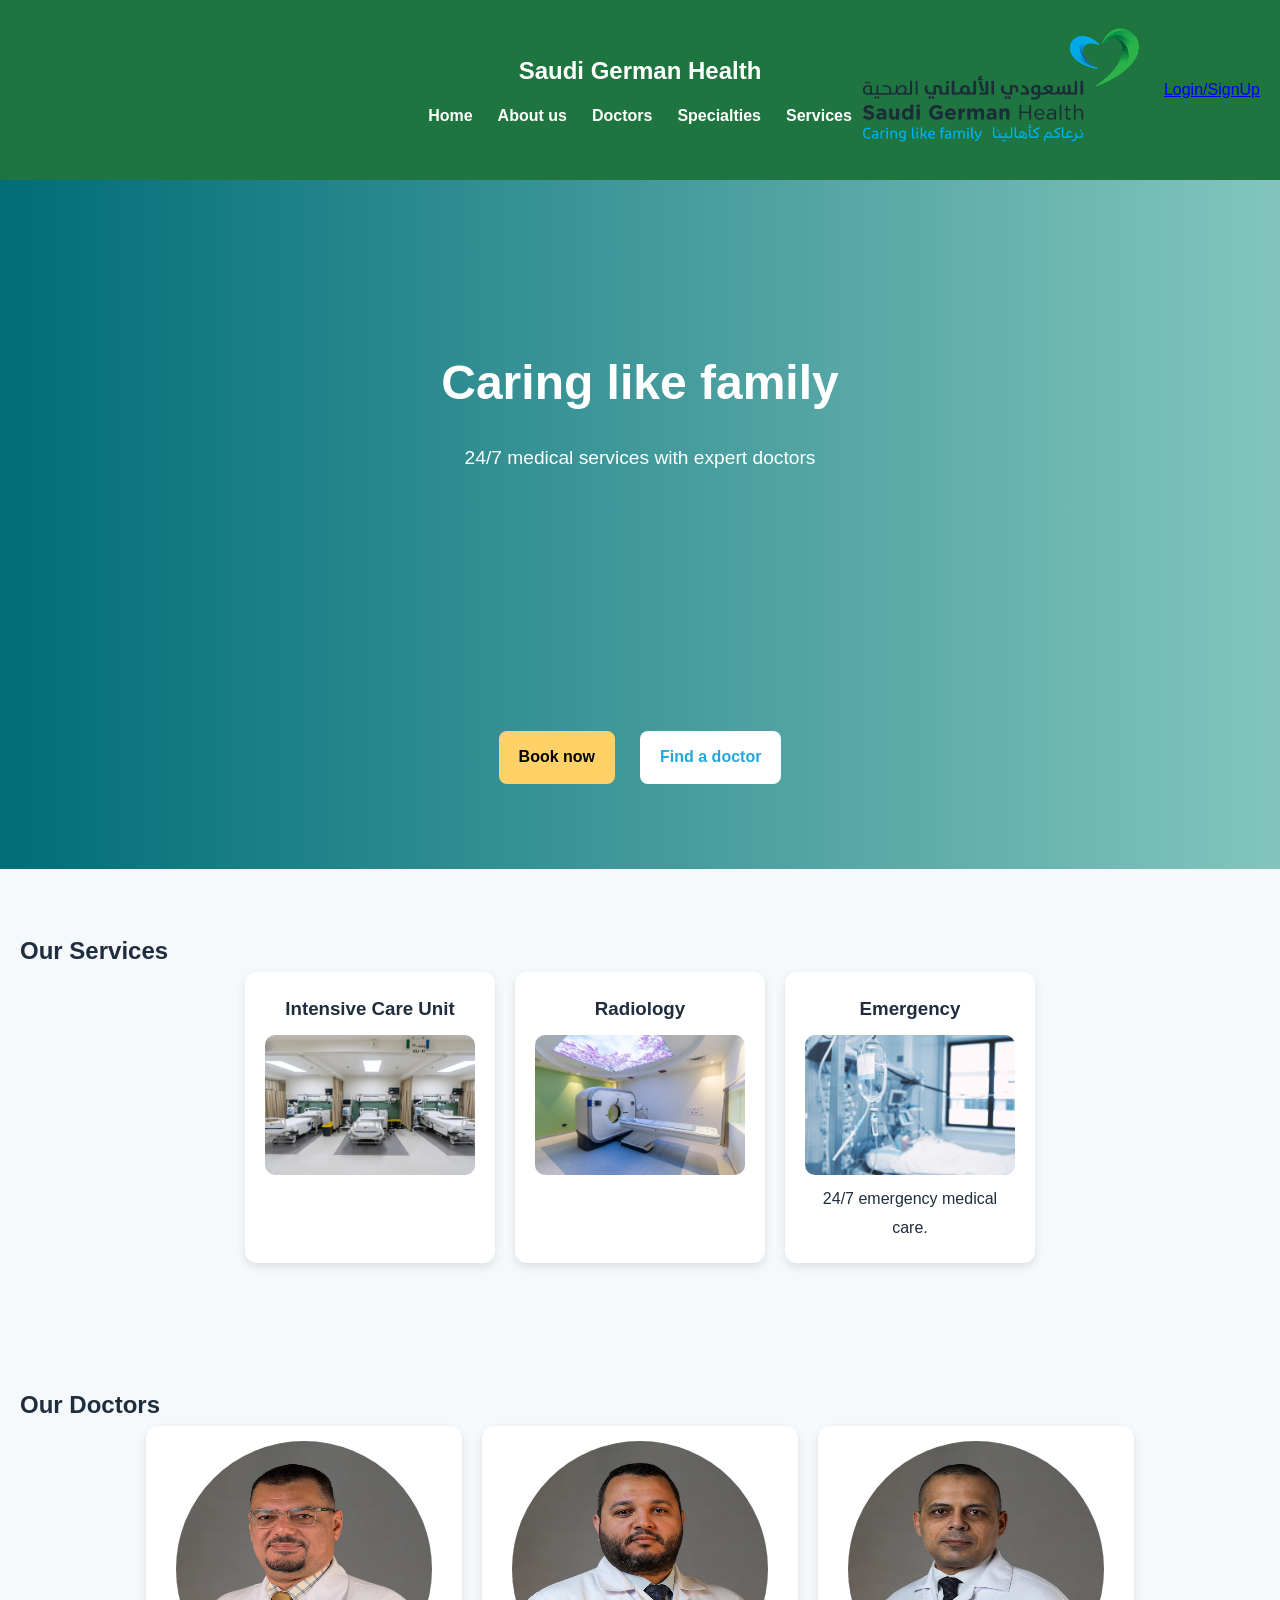
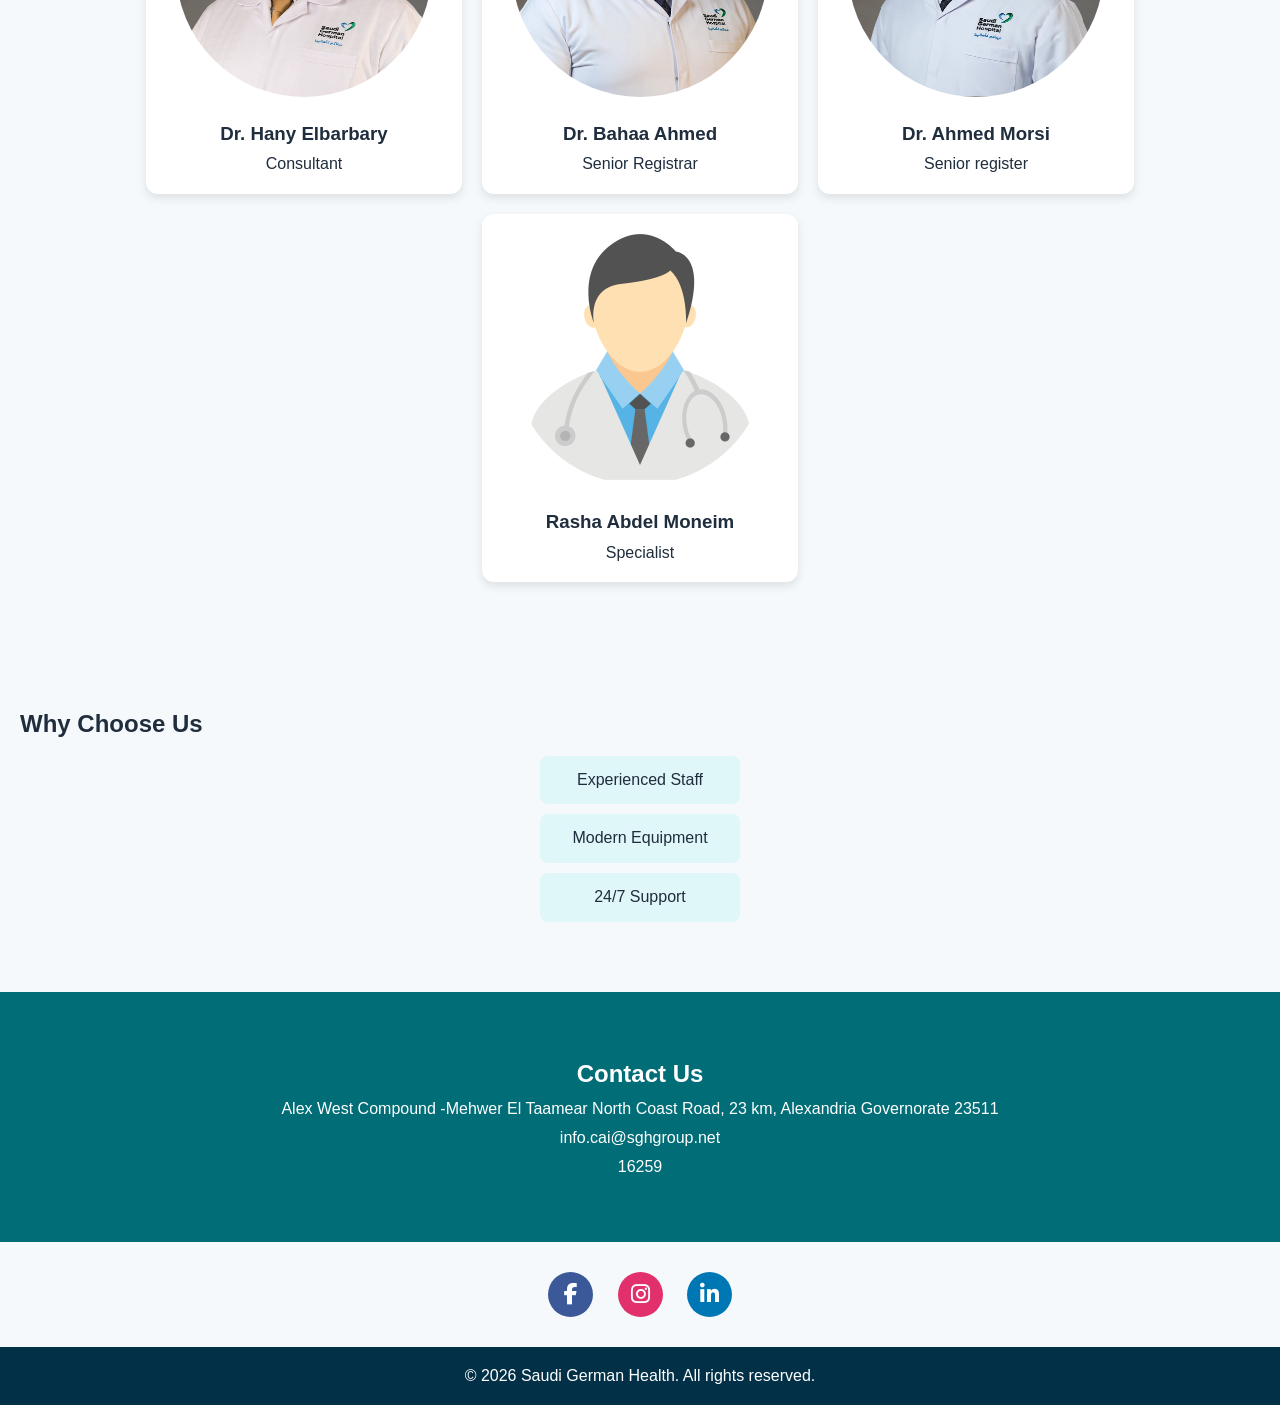
<file: index.html>
<!DOCTYPE html>
<html lang="en">
    <head>
        <meta charset="utf-8">
        <meta name="viewport" content="width=device-width, initial-scale=1.0">
        <link rel="stylesheet" href="style/style.css">
        <link rel="icon" type="image/png" href="imgs/logo.png">
        <link rel="stylesheet" href="https://cdnjs.cloudflare.com/ajax/libs/font-awesome/6.5.0/css/all.min.css">
        <title>Saudi German Health</title>
    </head>
    <body>
        <header>
            <div class="logo">
            <img src="imgs/saudiGermanHospitalLogo.png" alt="">
            </div>
            <nav>
                <h1>Saudi German Health</h1>
                <ul class="navbar">
                    <li><a href="index.html">Home</a></li>
                    <li><a href="about-contact.html">About us</a></li>
                    <li><a href="doctors.html">Doctors</a></li>
                    <li><a href="specialties.html">Specialties</a></li>
                    <li><a href="services.html">Services</a></li>
                </ul>
            </nav>
            <a href="login.html">Login/SignUp</a>
        </header>
        <main>
            <section class="hero slideshow">

                <div class="slide active">
                    <h2>Caring like family</h2>
                    <p>24/7 medical services with expert doctors</p>
                </div>

                <div class="slide">
                    <h2>Emergency Care 24/7</h2>
                    <p>Rapid emergency response with specialized teams.</p>
                </div>

                <div class="slide">
                    <h2>World Class Doctors</h2>
                    <p>Experienced consultants across all specialties.</p>
                </div>

                <div class="slide">
                    <h2>Advanced Medical Equipment</h2>
                    <p>Modern healthcare technology for accurate treatment.</p>
                </div>

                <div class="hero-buttons">
                    <a href="#" class="btnBook">
                        Book now
                    </a>

                    <a href="doctors.html" class="btnFindDoctors">
                        Find a doctor
                    </a>
                </div>

            </section>
            <script src="scripts/hero.js"></script>
            <section class="services">
                <h2>Our Services</h2>
                <div class="servicesList">
                    <article class="service">
                        <h3>Intensive Care Unit</h3>
                        <img src="imgs/care_unit.png" alt="Intensive Care Unit">
                    </article>

                    <article class="service">
                        <h3>Radiology</h3>
                        <img src="imgs/radiology.png" alt="Radiology">
                    </article>

                    <article class="service">
                        <h3>Emergency</h3>
                        <img src="imgs/emergency.png" alt="Emergency">
                        <p>24/7 emergency medical care.</p>
                    </article>
                </div>
            </section>
            <section class="doctors">
                <h2>Our Doctors</h2>
                <div class="doctor-list">
                    <article>
                        <!--suppress CheckImageSize -->
                        <img src="imgs/Hany Elbarbary.webp" alt="DoctorHany" width="256" height="256">
                        <h3>Dr. Hany Elbarbary</h3>
                        <p>Consultant</p>
                    </article>
                    <article>   
                        <img src="imgs/Bahaa Ahmed.webp" alt="DoctorBahaa" width="256" height="256">
                        <h3>Dr. Bahaa Ahmed</h3>
                        <p>Senior Registrar</p>
                    </article>
                    <article>
                        <img src="imgs/Ahmed Morsi.webp" alt="DoctorAhmed" width="256" height="256">
                        <h3>Dr. Ahmed Morsi</h3>
                        <p>Senior register</p>
                    </article>
                    <article>
                     <img src="imgs/doctorBlank.png" alt="DoctorRasha" width="256" height="256">   
                     <h3>Rasha Abdel Moneim</h3>
                     <p>Specialist</p>
                    </article>
                </div>
            </section>
            <section class="why-us">
                <h2>Why Choose Us</h2>
                <ul>
                    <li>Experienced Staff</li>
                    <li>Modern Equipment</li>
                    <li>24/7 Support</li>
                </ul>
            </section>
            <section class="contacts">
                <h2>Contact Us</h2>
                <p>Alex West Compound -Mehwer El Taamear North Coast Road, 23 km, Alexandria Governorate 23511</p>
                <p>info.cai@sghgroup.net</p>
                <p>16259</p>
            </section>

            <div class="social-buttons">
                <a href="https://www.facebook.com/SaudiGermanHealth" target="_blank">
                    <i class="fab fa-facebook-f"></i>
                </a>

                <a href="https://www.instagram.com/sgh.group/" target="_blank">
                    <i class="fab fa-instagram"></i>
                </a>

                <a href="https://www.linkedin.com/company/saudi-german-hospitals-group/" target="_blank">
                    <i class="fab fa-linkedin-in"></i>
                </a>

            </div>

        </main>
        <footer>
            <p>&copy; 2026 Saudi German Health. All rights reserved.</p>
        </footer>
    </body>
</html>
</file>
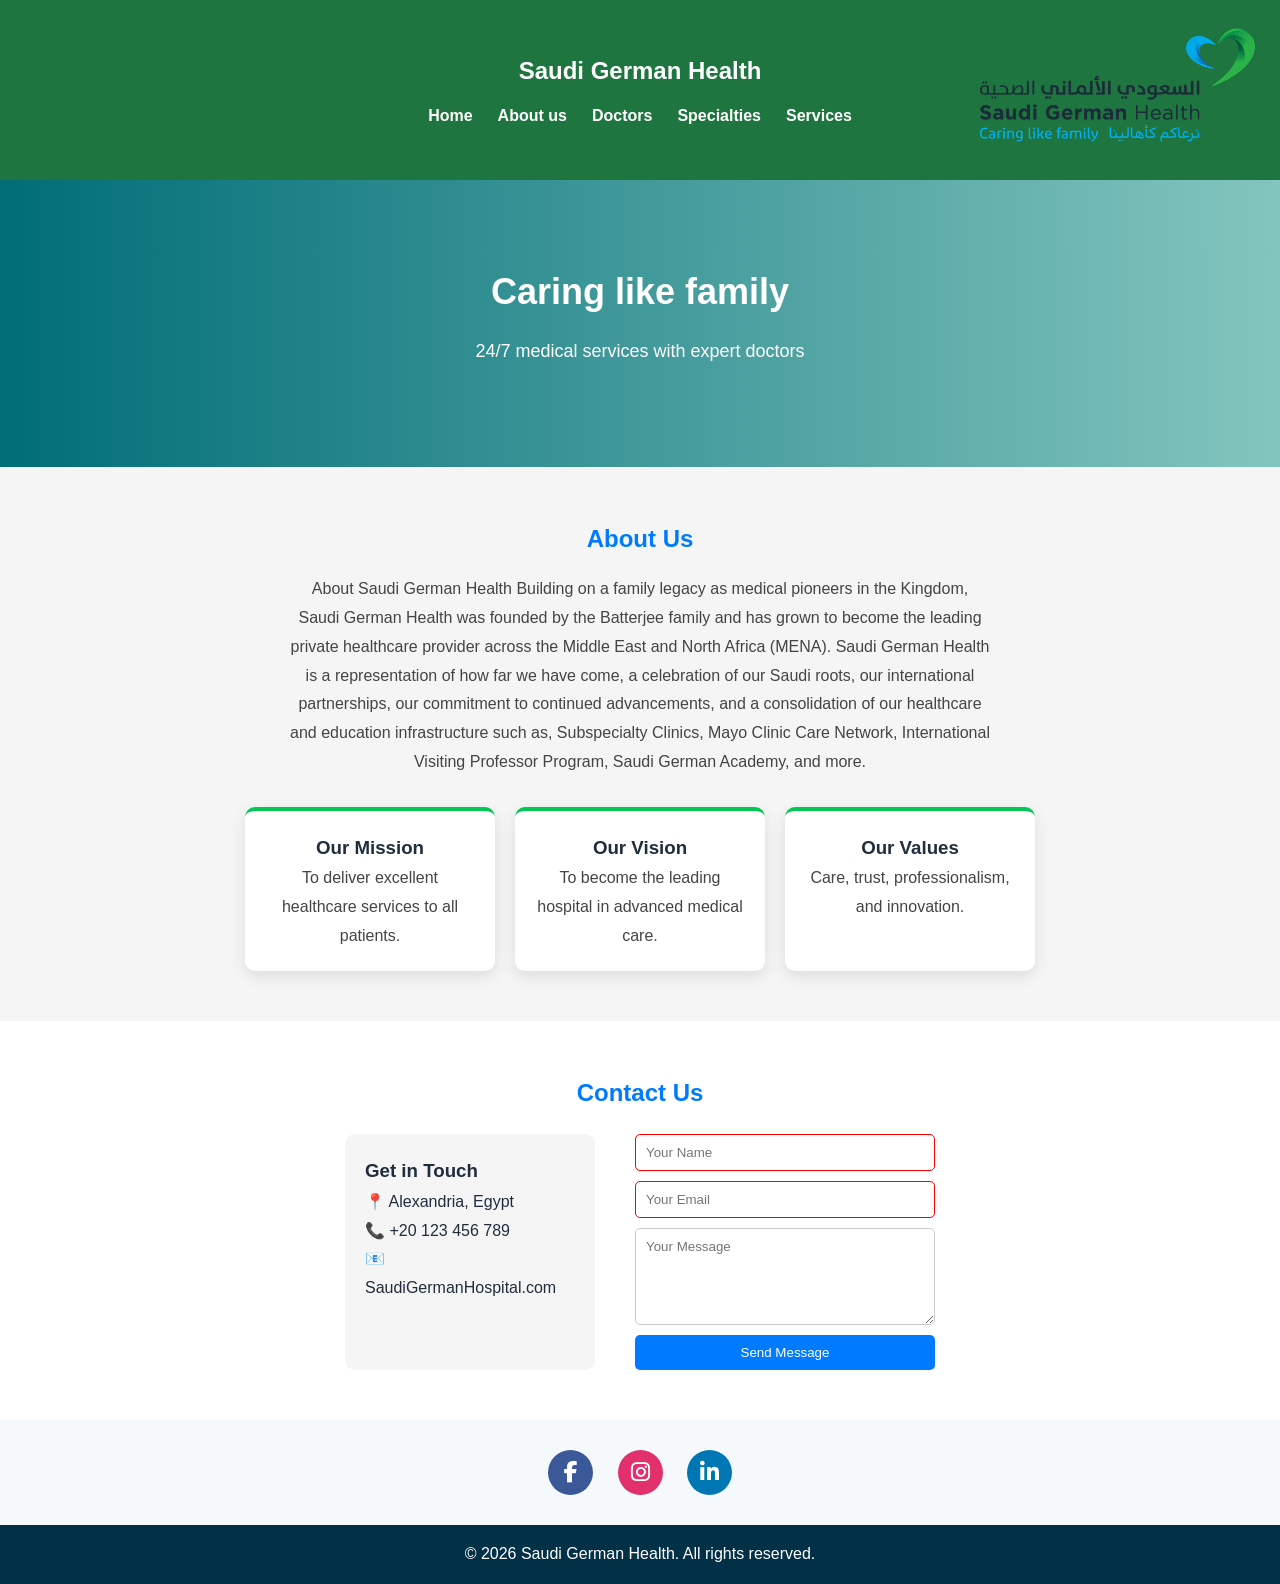
<file: about-contact.html>
<!DOCTYPE html>
<html lang="en">
<head>
    <meta charset="UTF-8">
    <meta name="viewport" content="width=device-width, initial-scale=1.0">
    <title>About & Contact - BlueGreen Hospital</title>
    <link rel="icon" type="image/png" href="imgs/logo.png">
    <link rel="stylesheet" href="style/styleAboutus.css">
    <link rel="stylesheet" href="style/style.css">
    <link rel="stylesheet" href="https://cdnjs.cloudflare.com/ajax/libs/font-awesome/6.5.0/css/all.min.css">
</head>
<body>

    <header>
    <div class="logo">
        <img src="imgs/saudiGermanHospitalLogo.png" alt="">
    </div>
    <nav>
        <h1>Saudi German Health</h1>
        <ul class="navbar">
            <li><a href="index.html">Home</a></li>
            <li><a href="about-contact.html">About us</a></li>
            <li><a href="doctors.html">Doctors</a></li>
            <li><a href="specialties.html">Specialties</a></li>
            <li><a href="services.html">Services</a></li>
        </ul>
    </nav>
    </header>

    <main>
        <section class="hero">
                <h2>Caring like family</h2>
                <p>24/7 medical services with expert doctors</p>
            </section>
        <section class="about">
        <h1>About Us</h1>
        <p>
           About Saudi German Health
Building on a family legacy as medical pioneers in the Kingdom, Saudi German Health was founded by the Batterjee family and has grown to become the leading private healthcare provider across the Middle East and North Africa (MENA).
Saudi German Health is a representation of how far we have come, a celebration of our Saudi roots, our international partnerships, our commitment to continued advancements, and a consolidation of our healthcare and education infrastructure such as, Subspecialty Clinics, Mayo Clinic Care Network, International Visiting Professor Program, Saudi German Academy, and more.
        </p>

        <div class="info-boxes">
            <div class="box">
                <h3>Our Mission</h3>
                <p>To deliver excellent healthcare services to all patients.</p>
            </div>

            <div class="box">
                <h3>Our Vision</h3>
                <p>To become the leading hospital in advanced medical care.</p>
            </div>

            <div class="box">
                <h3>Our Values</h3>
                <p>Care, trust, professionalism, and innovation.</p>
            </div>
        </div>
    </section>

    <!-- Contact Section -->
    <section class="contact">
        <h1>Contact Us</h1>

        <div class="contact-container">

            <div class="contact-info">
                <h3>Get in Touch</h3>
                <p>📍 Alexandria, Egypt</p>
                <p>📞 +20 123 456 789</p>
                <p>📧 SaudiGermanHospital.com</p>
            </div>

            <form class="contact-form" action="php/insert.php" method="POST">
                <input type="text" name="name" placeholder="Your Name" required>
                <input type="email" name="email" placeholder="Your Email" required>
                <textarea placeholder="Your Message" rows="5" required></textarea>
                <button type="submit">Send Message</button>
            </form>

        </div>
    </section>
    <div class="social-buttons">
        <a href="https://www.facebook.com/SaudiGermanHealth" target="_blank">
            <i class="fab fa-facebook-f"></i>
        </a>

        <a href="https://www.instagram.com/sgh.group/" target="_blank">
            <i class="fab fa-instagram"></i>
        </a>

        <a href="https://www.linkedin.com/company/saudi-german-hospitals-group/" target="_blank">
                <i class="fab fa-linkedin-in"></i>
        </a>

    </div>

    </main>
    <footer>
            <p>&copy; 2026 Saudi German Health. All rights reserved.</p>
    </footer>

    <script src="scripts/aboutus.js"></script>

</body>
</html>
</file>
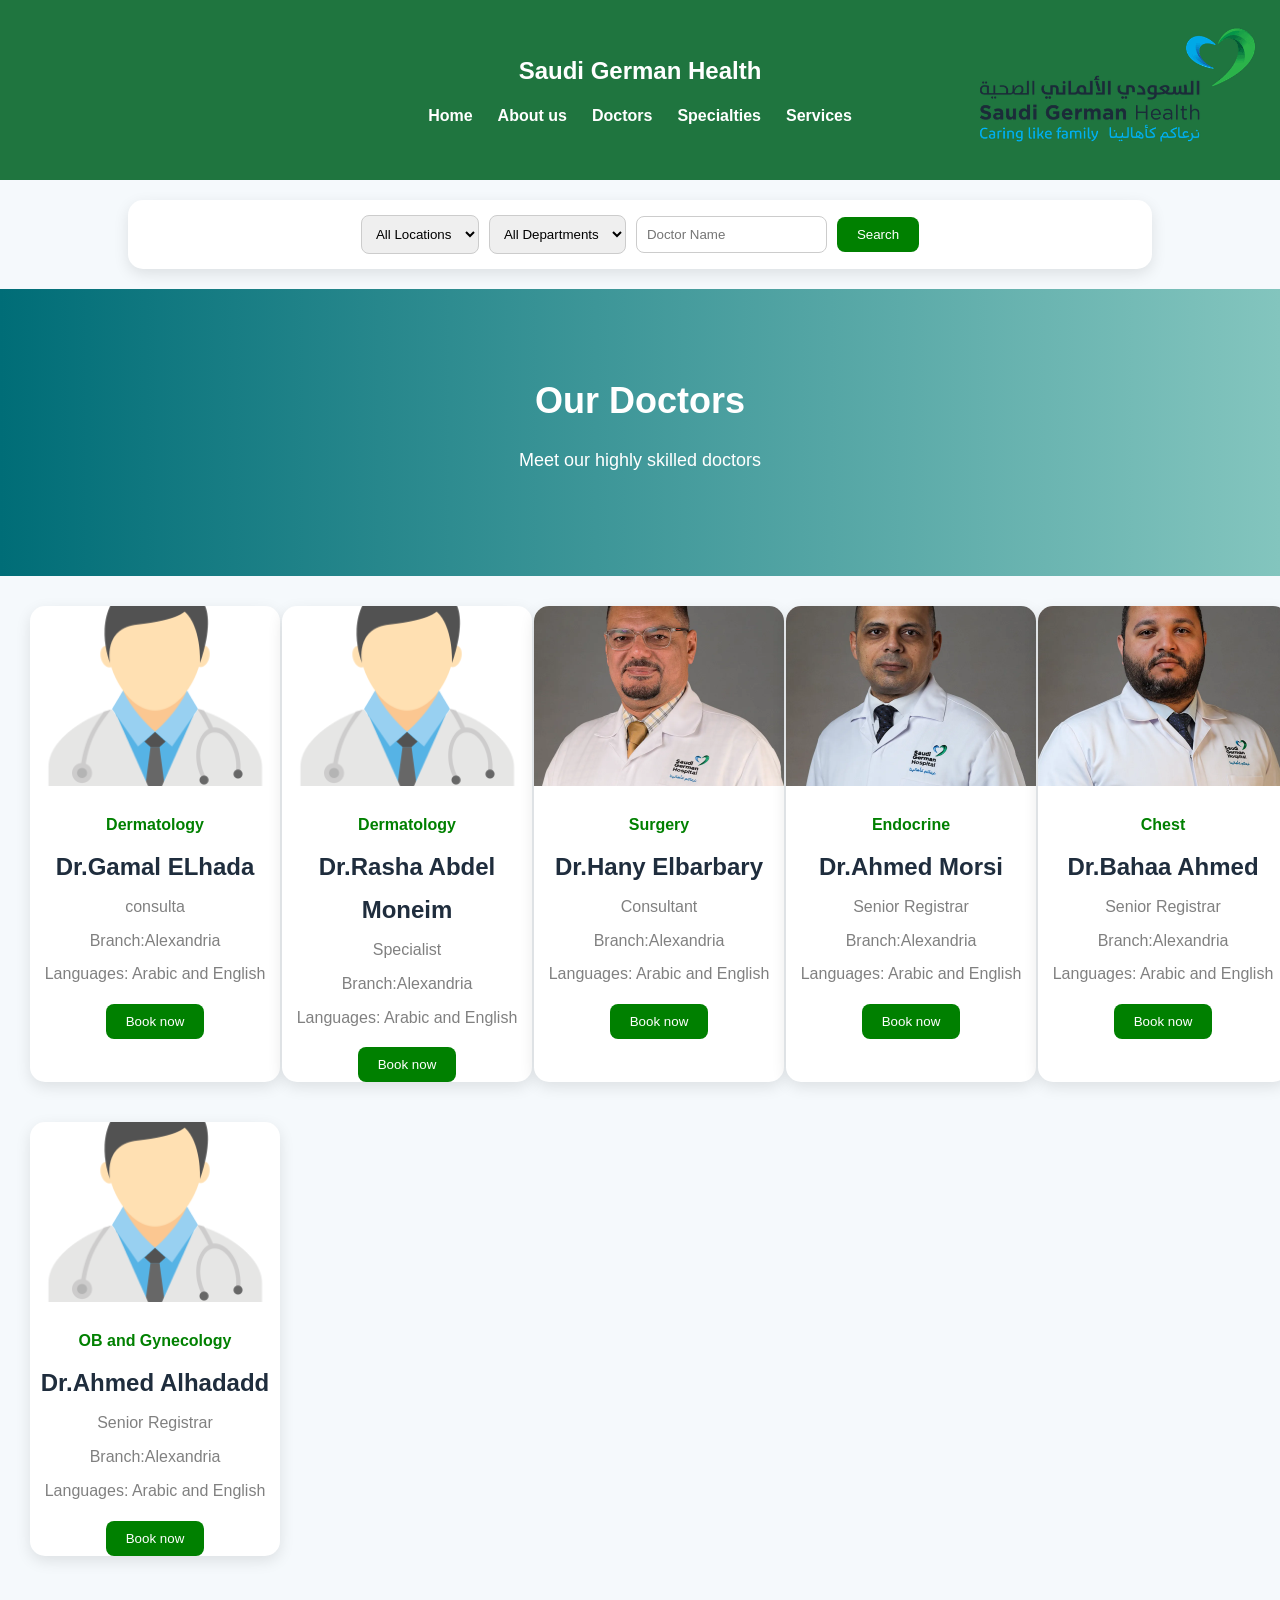
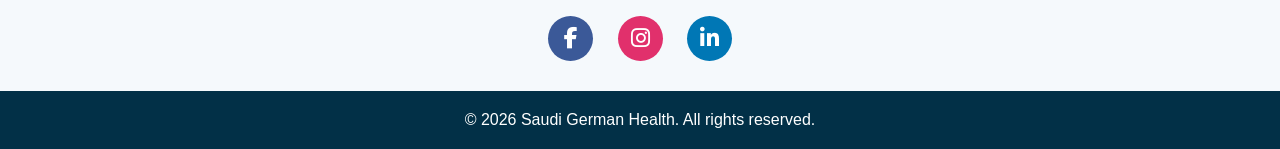
<file: doctors.html>
<!DOCTYPE html>
<html lang="en">
<head>
    <meta charset="utf-8">
    <meta name="viewport" content="width=device-width, initial-scale=1.0">

    <link rel="icon" type="image/png" href="imgs/logo.png">
    <link rel="stylesheet" href="style/Doctors.css">
    <link rel="stylesheet" href="style/style.css">
    <link rel="stylesheet" href="https://cdnjs.cloudflare.com/ajax/libs/font-awesome/6.5.0/css/all.min.css">

    <title>Our Doctors</title>
</head>

<body>

<header>
    <div class="logo">
        <img src="imgs/saudiGermanHospitalLogo.png" alt="">
    </div>

    <nav>
        <h1>Saudi German Health</h1>
        <ul class="navbar">
            <li><a href="index.html">Home</a></li>
            <li><a href="about-contact.html">About us</a></li>
            <li><a href="doctors.html">Doctors</a></li>
            <li><a href="specialties.html">Specialties</a></li>
            <li><a href="services.html">Services</a></li>
        </ul>
    </nav>
</header>

<div class="search-bar">

    <select>
        <option>All Locations</option>
        <option>Alexandria</option>
        <option>Cairo</option>
    </select>

    <select>
        <option>All Departments</option>
        <option>Dermatology</option>
        <option>Surgery</option>
        <option>Chest</option>
    </select>

    <input type="text" class="search-input" placeholder="Doctor Name">

    <button>Search</button>

</div>

<main>

    <section class="hero">
        <h2>Our Doctors</h2>
        <p>Meet our highly skilled doctors</p>
    </section>

    <div class="grid">

        <div class="card">
            <img src="imgs/doctorBlank.png">

            <div class="info">

                <h4>Dermatology</h4>
                <h2> Dr.Gamal ELhada</h2>
                <p>consulta</p>
                <p>Branch:Alexandria</p>
                <p>Languages: Arabic and English</p>
            </div>
            <button>Book now</button>
        </div>
        <div class="card">
            <img src="imgs/doctorBlank.png">
            <div class="info">
                <h4>Dermatology</h4>
                <h2>Dr.Rasha Abdel Moneim</h2>
                <p>Specialist</p>
                <p>Branch:Alexandria</p>
                <p>Languages: Arabic and English</p>
            </div>
            <button>Book now</button>
        </div>
        <div class="card">
            <img src="imgs/Hany Elbarbary.webp">
            <div class="info">
                <h4>Surgery</h4>
                <h2>Dr.Hany Elbarbary</h2>
                <p>Consultant</p>
                <p>Branch:Alexandria</p>
                <p>Languages: Arabic and English</p>
            </div>
            <button>Book now</button>
        </div>
        <div class="card">
            <img src="imgs/Ahmed Morsi.webp" alt="">
            <div class="info">
                <h4>Endocrine</h4>
                <h2>Dr.Ahmed Morsi</h2>
                <p>Senior Registrar</p>
                <p>Branch:Alexandria</p>
                <p>Languages: Arabic and English</p>
            </div>
            <button>Book now</button>
        </div>
        <div class="card">
            <img src="imgs/Bahaa Ahmed.webp" alt="">
            <div class="info">
                <h4>Chest</h4>
                <h2>Dr.Bahaa Ahmed</h2>
                <p>Senior Registrar</p>
                <p>Branch:Alexandria</p>
                <p>Languages: Arabic and English</p>
            </div>
            <button>Book now</button>
        </div>
        <div class="card">
            <img src="imgs/doctorBlank.png" alt="">
            <div class="info">
                <h4>OB and Gynecology</h4>
                <h2>Dr.Ahmed Alhadadd</h2>
                <p>Senior Registrar</p>
                <p>Branch:Alexandria</p>
                <p>Languages: Arabic and English</p>
            </div>
            <button>Book now</button>
        </div>

    </div>

</main>

<div class="social-buttons">
    <a href="https://www.facebook.com/SaudiGermanHealth" target="_blank"><i class="fab fa-facebook-f"></i></a>
    <a href="https://www.instagram.com/sgh.group/" target="_blank"><i class="fab fa-instagram"></i></a>
    <a href="https://www.linkedin.com/company/saudi-german-hospitals-group/" target="_blank"><i class="fab fa-linkedin-in"></i></a>
</div>

<footer>
    <p>&copy; 2026 Saudi German Health. All rights reserved.</p>
</footer>

<script src="scripts/search.js"></script>

</body>
</html>
</file>
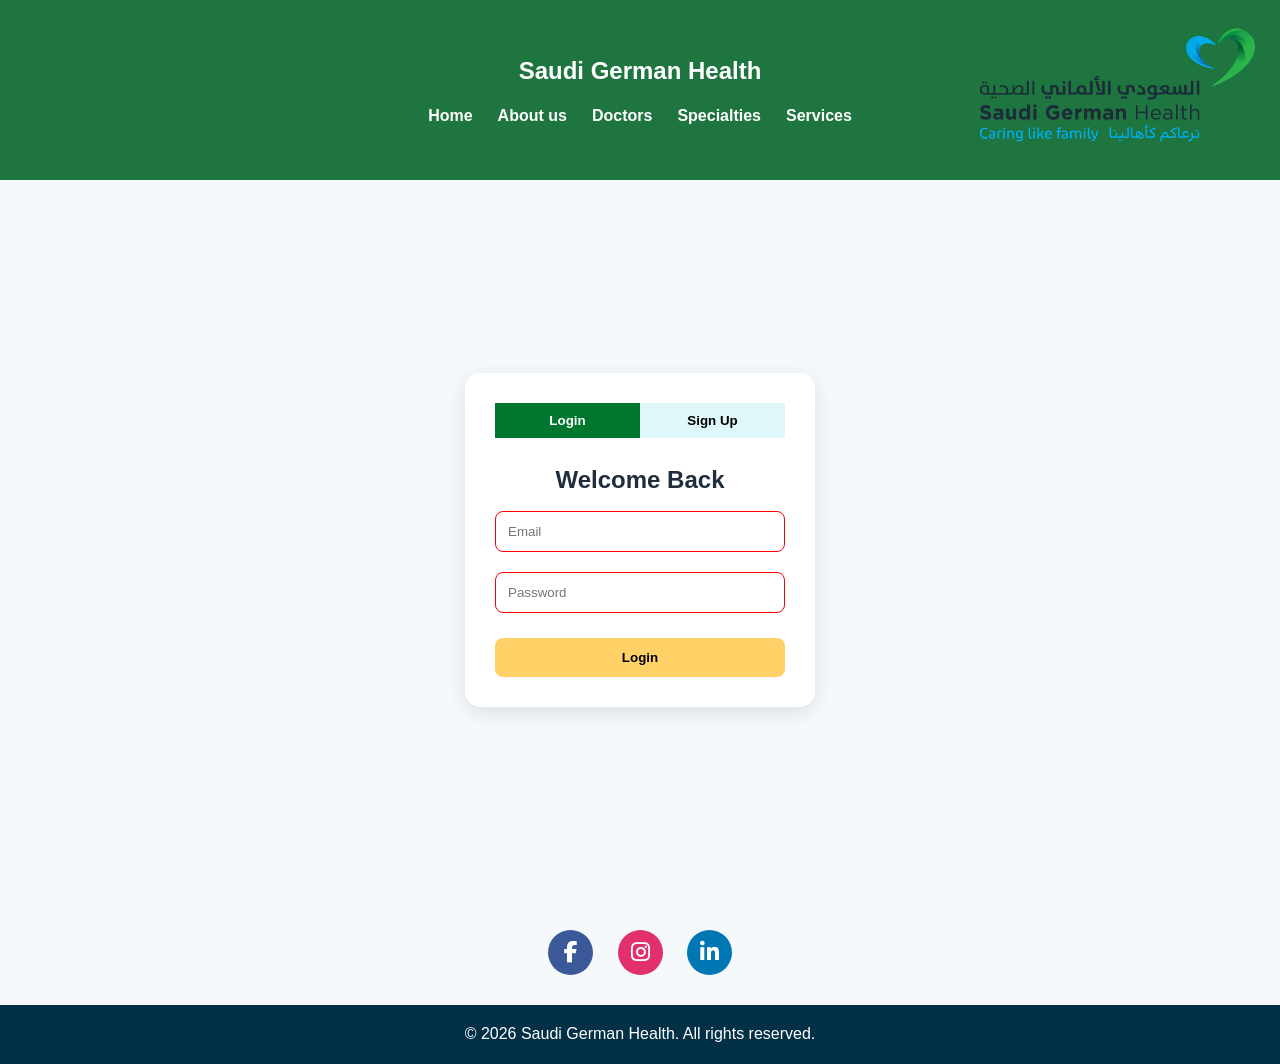
<file: login.html>
<!DOCTYPE html>
<html lang="en">
<head>
    <meta charset="UTF-8">
    <meta name="viewport" content="width=device-width, initial-scale=1.0">
    <title>Account - Login/SignUp</title>
    <meta name="viewport" content="width=device-width, initial-scale=1.0">
    <link rel="stylesheet" href="style/style.css">
    <link rel="icon" type="image/png" href="imgs/logo.png">
    <link rel="stylesheet" href="https://cdnjs.cloudflare.com/ajax/libs/font-awesome/6.5.0/css/all.min.css">
</head>
<body>

<header>
    <div class="logo">
        <img src="imgs/saudiGermanHospitalLogo.png" alt="">
    </div>

    <nav>
        <h1>Saudi German Health</h1>
        <ul class="navbar">
            <li><a href="index.html">Home</a></li>
            <li><a href="about-contact.html">About us</a></li>
            <li><a href="doctors.html">Doctors</a></li>
            <li><a href="specialties.html">Specialties</a></li>
            <li><a href="services.html">Services</a></li>
        </ul>
    </nav>
</header>
<main>
<section class="auth-section">
    <div class="auth-container">

        <div class="auth-toggle">
            <button id="loginBtn" class="active">Login</button>
            <button id="signupBtn">Sign Up</button>
        </div>

        <form id="loginForm" class="auth-form active">
            <h2>Welcome Back</h2>

            <input type="email" placeholder="Email" required>
            <input type="password" placeholder="Password" required>

            <button type="submit" class="auth-btn">Login</button>
        </form>

        <form id="signupForm" class="auth-form">
            <h2>Create Account</h2>

            <input type="text" id="signupName" placeholder="Full Name">
            <small class="error" id="nameError"></small>

            <input type="email" id="signupEmail" placeholder="Email">
            <small class="error" id="emailError"></small>

            <input type="password" id="signupPassword" placeholder="Password">
            <small class="error" id="passwordError"></small>

            <button type="submit" class="auth-btn">Sign Up</button>
        </form>

    </div>
</section>

<script src="scripts/login.js"></script>

<div class="social-buttons">
    <a href="https://www.facebook.com/SaudiGermanHealth" target="_blank">
        <i class="fab fa-facebook-f"></i>
     </a>

    <a href="https://www.instagram.com/sgh.group/" target="_blank">
        <i class="fab fa-instagram"></i>
    </a>

    <a href="https://www.linkedin.com/company/saudi-german-hospitals-group/" target="_blank">
        <i class="fab fa-linkedin-in"></i>
    </a>
</div>
</main>
<footer>
    <p>&copy; 2026 Saudi German Health. All rights reserved.</p>
</footer>
</body>
</html>
</file>
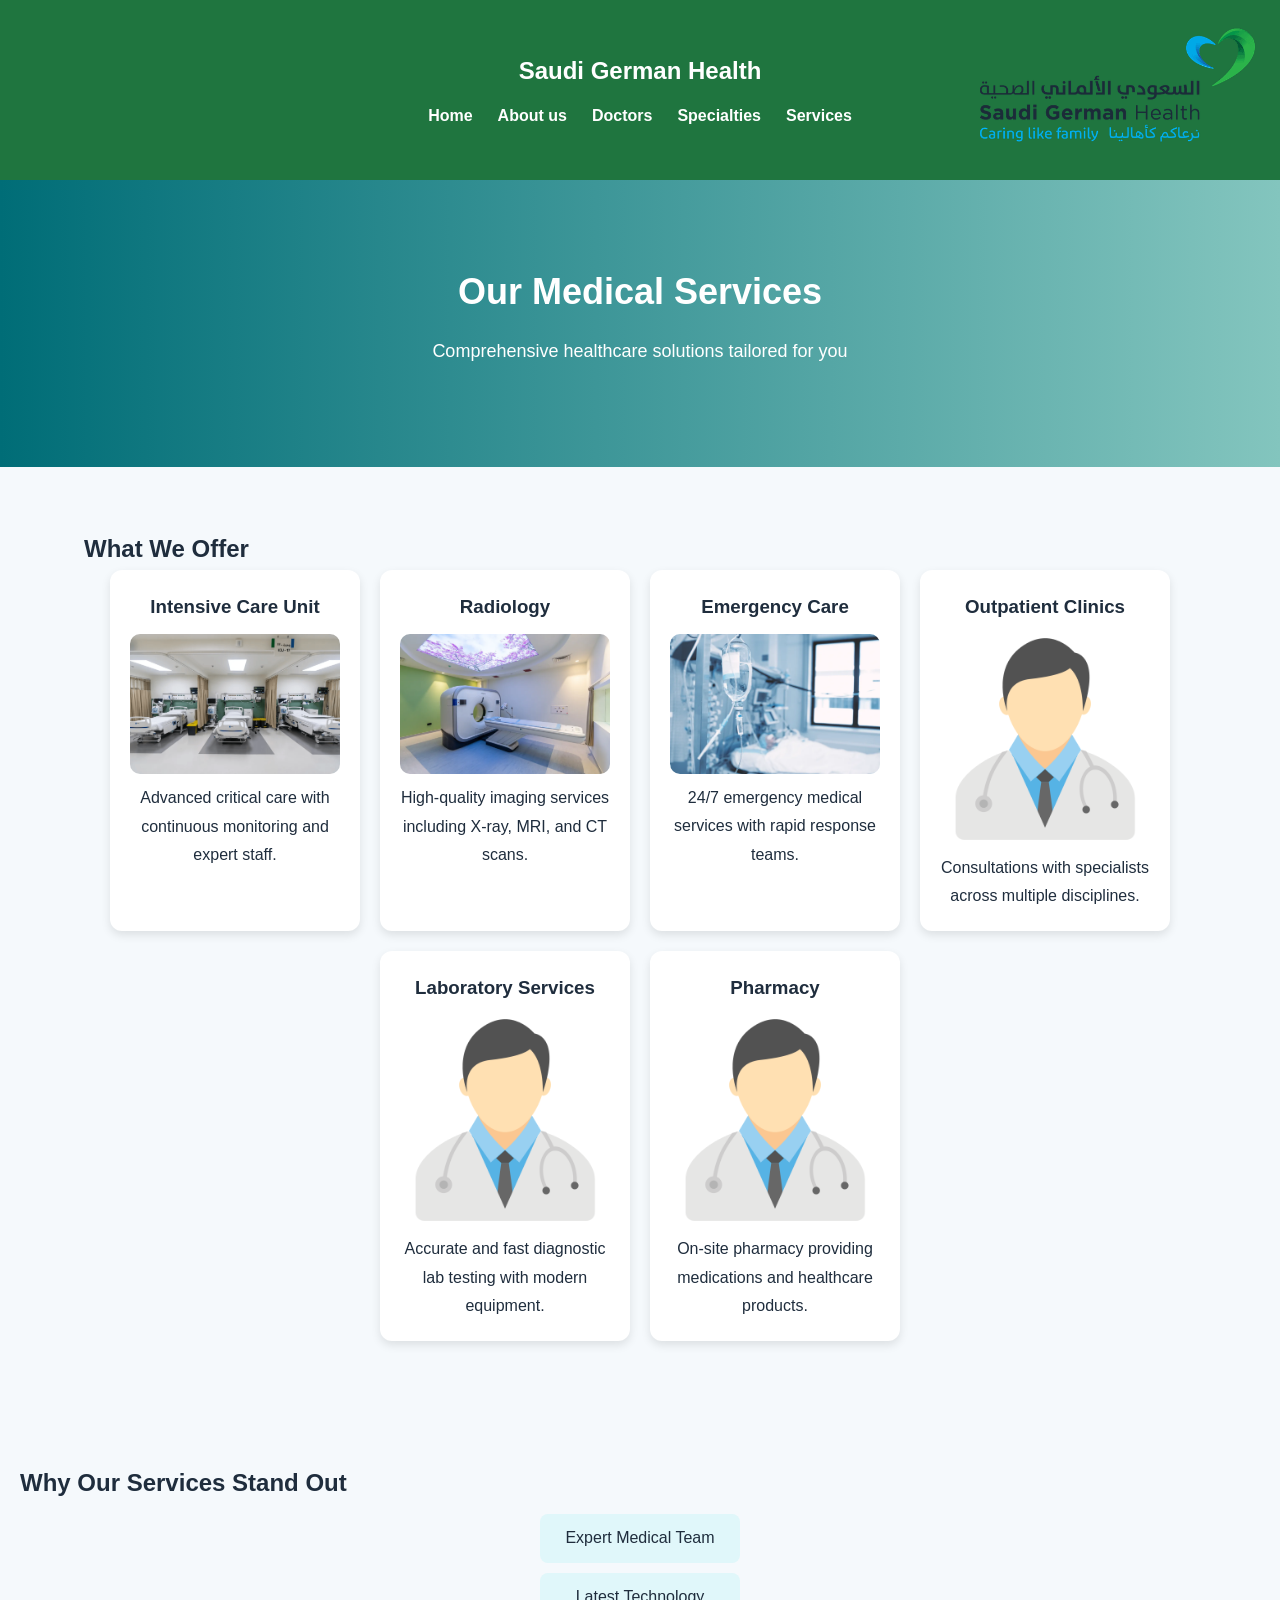
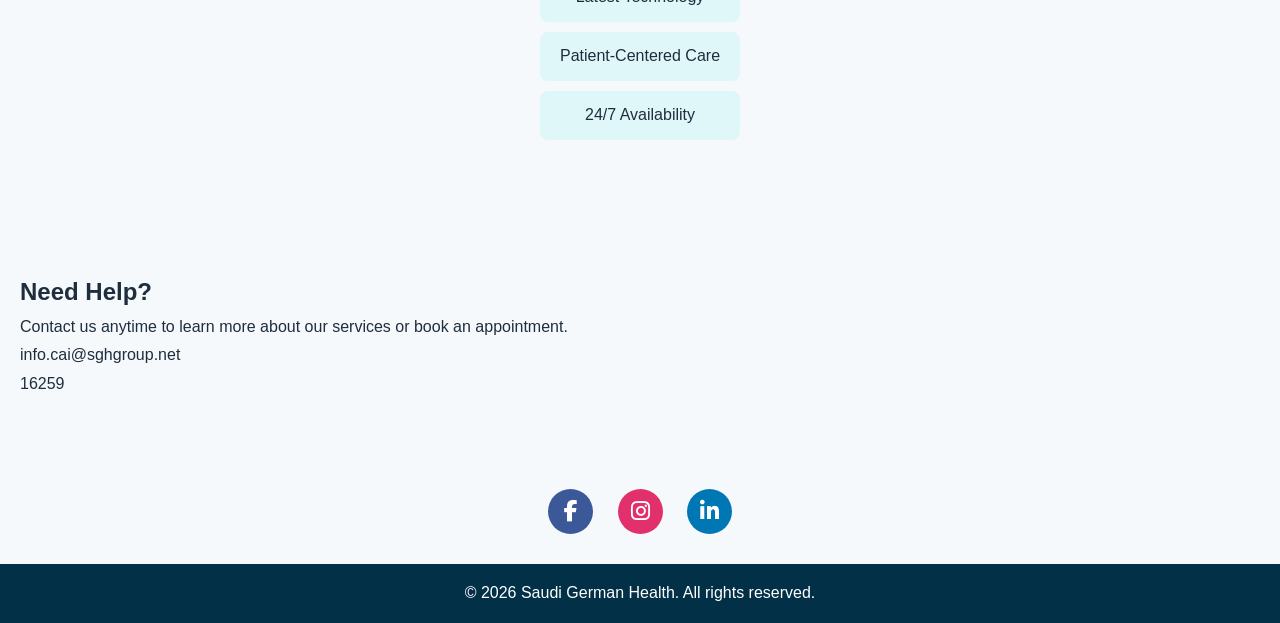
<file: services.html>
<!DOCTYPE html>
<html>
<head>
    <meta charset="utf-8">
    <meta name="viewport" content="width=device-width, initial-scale=1.0">
    <link rel="stylesheet" href="style/style.css">
    <link rel="icon" type="image/jpeg" href="imgs/logo.png">
    <link rel="stylesheet" href="https://cdnjs.cloudflare.com/ajax/libs/font-awesome/6.5.0/css/all.min.css">
    <title>Services - Saudi German Health</title>
</head>

<body>

<header>
    <div class="logo">
        <img src="imgs/saudiGermanHospitalLogo.png" alt="">
    </div>
    <nav>
        <h1>Saudi German Health</h1>
        <ul class="navbar">
            <li><a href="index.html">Home</a></li>
            <li><a href="about-contact.html">About us</a></li>
            <li><a href="doctors.html">Doctors</a></li>
            <li><a href="specialties.html">Specialties</a></li>
            <li><a href="services.html">Services</a></li>
        </ul>
    </nav>
</header>

<main>

    <!-- HERO -->
    <section class="hero">
        <h2>Our Medical Services</h2>
        <p>Comprehensive healthcare solutions tailored for you</p>
    </section>

    <!-- SERVICES -->
    <section class="services container">
        <h2>What We Offer</h2>

        <div class="servicesList">

            <article class="service">
                <h3>Intensive Care Unit</h3>
                <img src="imgs/care_unit.png" alt="Intensive Care Unit">
                <p>Advanced critical care with continuous monitoring and expert staff.</p>
            </article>

            <article class="service">
                <h3>Radiology</h3>
                <img src="imgs/radiology.png" alt="Radiology Department">
                <p>High-quality imaging services including X-ray, MRI, and CT scans.</p>
            </article>

            <article class="service">
                <h3>Emergency Care</h3>
                <img src="imgs/emergency.png" alt="Emergency Services">
                <p>24/7 emergency medical services with rapid response teams.</p>
            </article>

            <article class="service">
                <h3>Outpatient Clinics</h3>
                <img src="imgs/doctorBlank.png" alt="Outpatient Clinics">
                <p>Consultations with specialists across multiple disciplines.</p>
            </article>

            <article class="service">
                <h3>Laboratory Services</h3>
                <img src="imgs/doctorBlank.png" alt="Laboratory Services">
                <p>Accurate and fast diagnostic lab testing with modern equipment.</p>
            </article>

            <article class="service">
                <h3>Pharmacy</h3>
                <img src="imgs/doctorBlank.png" alt="Pharmacy">
                <p>On-site pharmacy providing medications and healthcare products.</p>
            </article>

        </div>
    </section>

    <section class="why-us">
        <h2>Why Our Services Stand Out</h2>
        <ul>
            <li>Expert Medical Team</li>
            <li>Latest Technology</li>
            <li>Patient-Centered Care</li>
            <li>24/7 Availability</li>
        </ul>
    </section>

    <section class="contact">
        <h2>Need Help?</h2>
        <p>Contact us anytime to learn more about our services or book an appointment.</p>
        <p>info.cai@sghgroup.net</p>
        <p>16259</p>
    </section>

    <div class="social-buttons">

    <a href="https://www.facebook.com/SaudiGermanHealth" target="_blank">
        <i class="fab fa-facebook-f"></i>
    </a>

    <a href="https://www.instagram.com/sgh.group/" target="_blank">
        <i class="fab fa-instagram"></i>
    </a>

    <a href="https://www.linkedin.com/company/saudi-german-hospitals-group/" target="_blank">
        <i class="fab fa-linkedin-in"></i>
    </a>

    </div>

</main>

<footer>
    <p>&copy; 2026 Saudi German Health. All rights reserved.</p>
</footer>

</body>
</html>
</file>
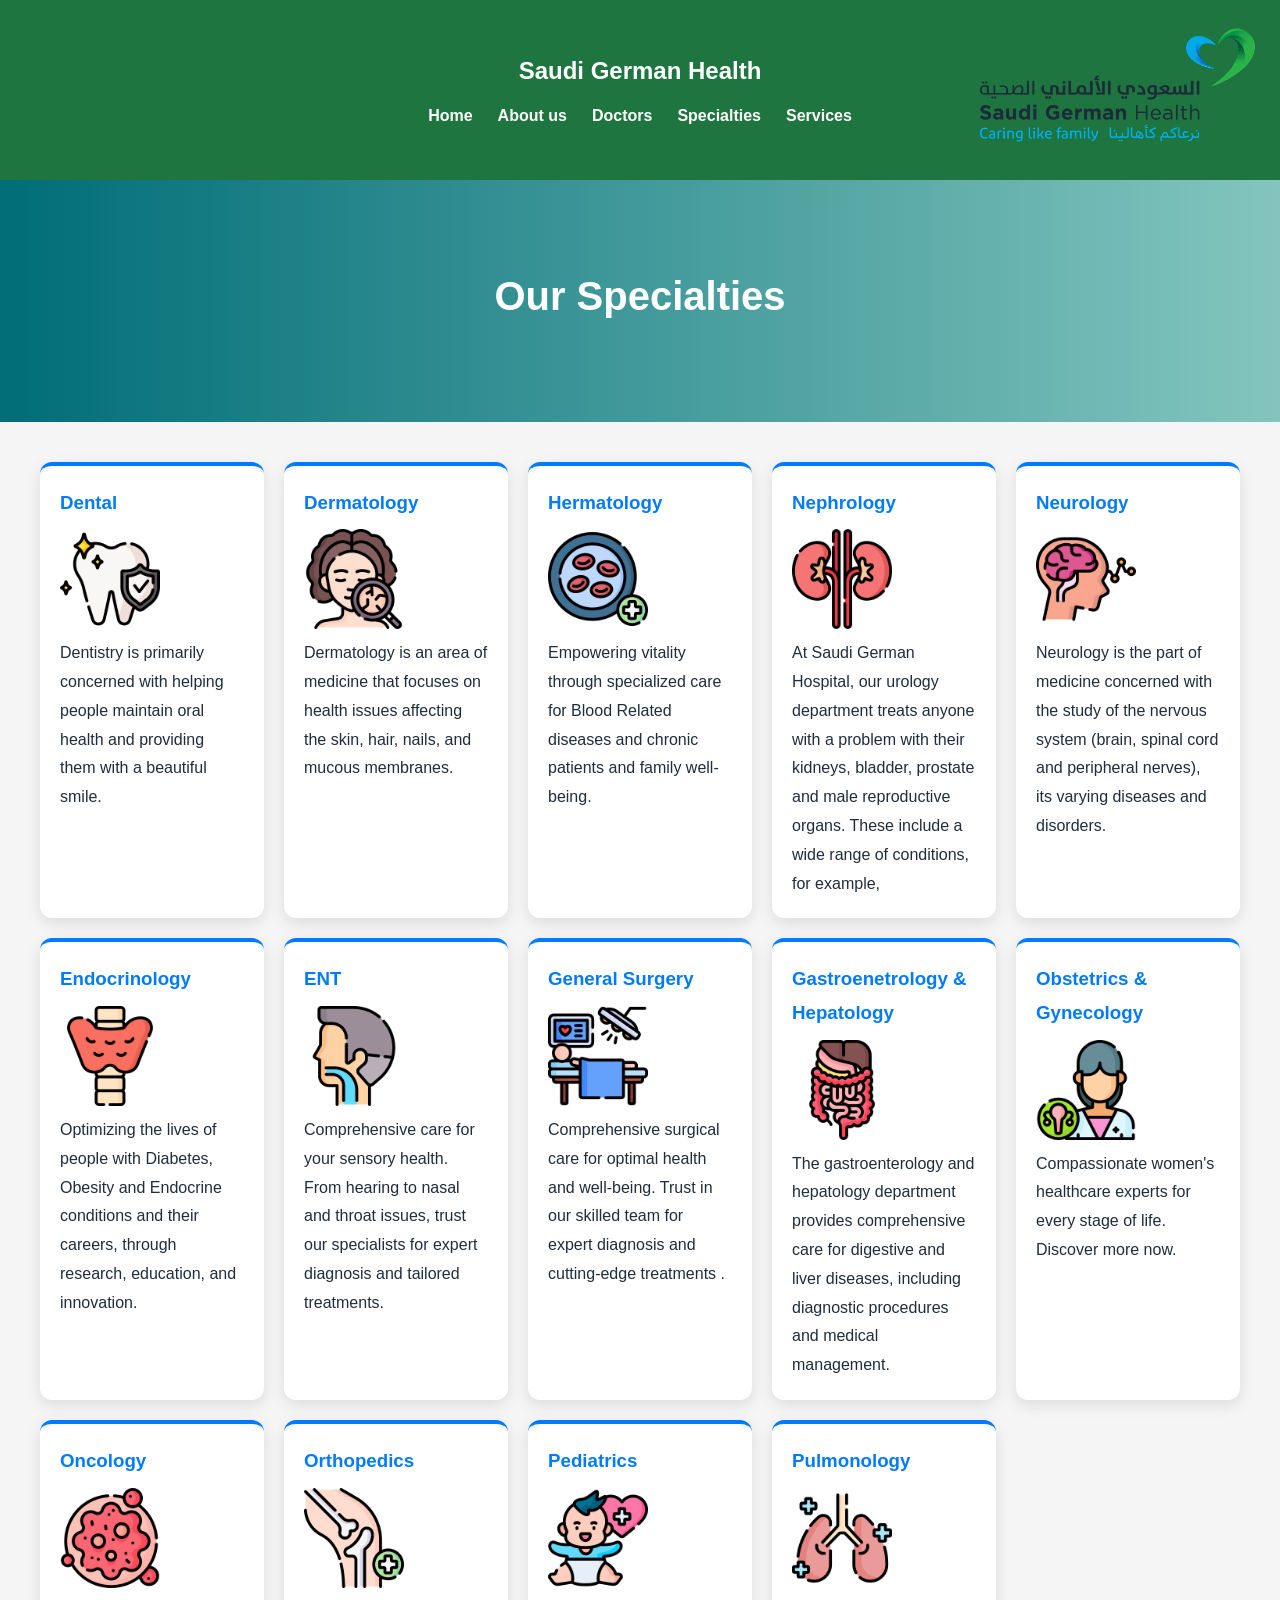
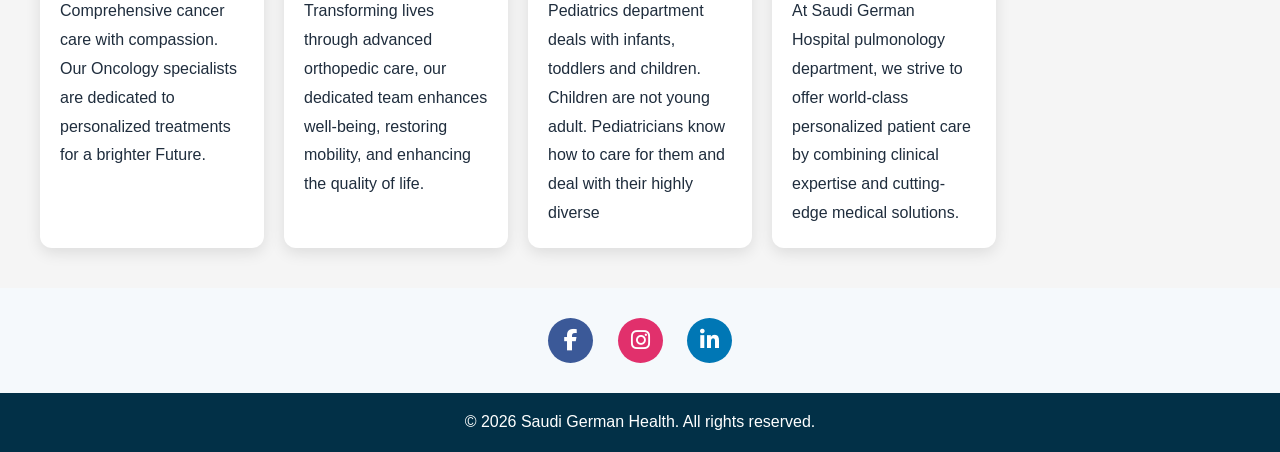
<file: specialties.html>
<!DOCTYPE html>
<html lang="en">
<head>
    <meta charset="UTF-8">
    <meta name="viewport" content="width=device-width, initial-scale=1.0">
    <title>Hospital Specialists</title>
    <link rel="icon" type="image/png" href="imgs/logo.png">
    <link rel="stylesheet" href="https://cdnjs.cloudflare.com/ajax/libs/font-awesome/6.5.0/css/all.min.css">
    <link rel="stylesheet" href="style/styleAboutus.css">
    <link rel="stylesheet" href="style/style.css">
</head>
<body>
    <main>
        <header>
            <div class="logo">
            <img src="imgs/saudiGermanHospitalLogo.png" alt="">
            </div>
            <nav>
                <h1>Saudi German Health</h1>
                <ul class="navbar">
                    <li><a href="index.html">Home</a></li>
                    <li><a href="about-contact.html">About us</a></li>
                    <li><a href="doctors.html">Doctors</a></li>
                    <li><a href="specialties.html">Specialties</a></li>
                    <li><a href="services.html">Services</a></li>
                </ul>
            </nav>
        </header>

    <section class="hero">
        <h1>Our Specialties</h1>
    </section>

    <section class="specialties">

    <div class="card">
        <h3>Dental</h3>
        <img src="imgs/Dental.png" alt="">
        <p>Dentistry is primarily concerned with helping people maintain oral health and providing them with a beautiful smile.</p>
    </div>

    <div class="card">
        <h3>Dermatology</h3>
        <img src="imgs/Dermatology.png" alt="">
        <p>Dermatology is an area of medicine that focuses on health issues affecting the skin, hair, nails, and mucous membranes.</p>
    </div>

    <div class="card">
        <h3>Hermatology</h3>
        <img src="imgs/Hematology.png" alt="">
        <p>Empowering vitality through specialized care for 
            Blood Related diseases and chronic patients and family well-being.</p>
    </div>

    <div class="card">
        <h3>Nephrology</h3>
        <img src="imgs/Nephrology.png" alt="">
        <p>At Saudi German Hospital, our urology department 
            treats anyone with a problem with their kidneys, bladder, prostate and male reproductive organs. 
            These include a wide range of conditions, for example,</p>
    </div>

    <div class="card">
        <h3>Neurology</h3>
        <img src="imgs/Neurology.png" alt="">
        <p>Neurology is the part of medicine concerned with the study of the nervous system (brain, spinal cord and peripheral nerves), its varying diseases and disorders.</p>
    </div>

    <div class="card">
        <h3>Endocrinology</h3>
        <img src="imgs/Endocrinology.png" alt="">
        <p>Optimizing the lives of people with Diabetes, Obesity and Endocrine conditions and their careers, through research, education, and innovation.</p>
    </div>

    <div class="card">
        <h3>ENT</h3>
        <img src="imgs/Ent.png" alt="">
        <p>Comprehensive care for your sensory health. From hearing to nasal and throat issues, trust our specialists for expert diagnosis and tailored treatments.</p>
    </div>

    <div class="card">
        <h3>General Surgery</h3>
        <img src="imgs/General Surgery.png" alt="">
        <p>Comprehensive surgical care for optimal health and well-being. Trust in our skilled team for expert diagnosis and cutting-edge treatments .</p>
    </div>

    <div class="card">
        <h3>Gastroenetrology & Hepatology</h3>
        <img src="imgs/Gastroenetrology & Hepatology.png" alt="">
        <p>The gastroenterology and hepatology department provides comprehensive care for digestive and liver diseases, including diagnostic procedures and medical management.</p>
    </div>
    <div class="card">
        <h3>Obstetrics & Gynecology</h3>
        <img src="imgs/Obstetrics & Gynecology.png" alt="">
        <p>Compassionate women's healthcare experts for every stage of life. Discover more now.</p>
    </div>
    <div class="card">
        <h3>Oncology</h3>
        <img src="imgs/Oncology.png" alt="">
        <p>Comprehensive cancer care with compassion. 
Our Oncology specialists are dedicated to personalized treatments for a brighter Future.</p>
    </div>
    <div class="card">
        <h3>Orthopedics</h3>
        <img src="imgs/Orthopedics.png" alt="">
        <p>Transforming lives through advanced orthopedic care, our dedicated team enhances well-being, restoring mobility, and enhancing the quality of life.</p>
    </div>
    <div class="card">
        <h3>Pediatrics</h3>
        <img src="imgs/Pediatrics.png" alt="">
        <p>Pediatrics department deals with infants, toddlers and children.
Children are not young adult. Pediatricians know how to care for them and deal with their highly diverse</p>
    </div>
    <div class="card">
        <h3>Pulmonology</h3>
        <img src="imgs/Pulmonology.png" alt="">
        <p>At Saudi German Hospital pulmonology department, we strive to offer world-class personalized patient care by combining clinical expertise and cutting-edge medical solutions.
        </p>
    </div>
    </section>
        <div class="social-buttons">

    <a href="https://www.facebook.com/SaudiGermanHealth" target="_blank">
        <i class="fab fa-facebook-f"></i>
    </a>

    <a href="https://www.instagram.com/sgh.group/" target="_blank">
        <i class="fab fa-instagram"></i>
    </a>

    <a href="https://www.linkedin.com/company/saudi-german-hospitals-group/" target="_blank">
        <i class="fab fa-linkedin-in"></i>
    </a>

    </div>
    </main>
    <footer>
        <p>&copy; 2026 Saudi German Health. All rights reserved.</p>
    </footer>
    <script src="scripts/specialties.js"></script>
</body>
</html>
</file>
<file: style/style.css>
* {
    margin: 0;
    padding: 0;
    box-sizing: border-box;
    font-family: Arial, sans-serif;
}

body {
    background-color: #f5f9fc;
    color: #1f2d3d;
    line-height: 1.8;
}

.container {
    width: 90%;
    max-width: 1200px;
    margin: auto;
}

header {
    display: flex;
    align-items: center;
    gap: 20px;
    background-color: #1f753f;
    color: white;
    padding: 10px 20px;
}

header h1 {
    text-align: center;
    margin-bottom: 10px;
}
.logo {
    margin-left: auto;
}
.logo img {
    width: auto;
    height: 150px;
}
header nav {
    position: absolute;
    left: 50%;
    transform: translateX(-50%);
}
.navbar {
    left: 50%;
    list-style: none;
    display: flex;
    justify-content: center;
    gap: 25px;
}

.navbar li a {
    text-decoration: none;
    color: white;
    font-weight: bold;
    transition: 0.3s;
}

.navbar li a:hover {
    color: #ffd166;
}

.hero {
    text-align: center;
    padding: 80px 20px;
    background: linear-gradient(to right, #006d77, #83c5be);
    color: white;
}

.hero h2 {
    font-size: 36px;
    margin-bottom: 10px;
}

.hero p {
    margin-bottom: 20px;
    font-size: 18px;
}

.slideshow {
    position: relative;
    overflow: hidden;
    min-height: 350px;
}

.slide {
    position: absolute;
    width: 100%;
    opacity: 0;
    transition: opacity 1s ease-in-out;
    text-align: center;
    padding-top: 80px;
}

.slide.active {
    opacity: 1;
    position: relative;
}

.slide h2 {
    font-size: 3rem;
    margin-bottom: 15px;
}

.slide p {
    font-size: 1.2rem;
}

.hero-buttons {
    margin-top: 250px;
    display: flex;
    justify-content: center;
    gap: 15px;
}

.btnBook,
.btnFindDoctors {
    display: inline-block;
    padding: 12px 20px;
    margin: 5px;
    border-radius: 8px;
    text-decoration: none;
    font-weight: bold;
    transition: 0.3s;
}

.btnBook {
    background-color: #ffd166;
    color: #000;
}

.btnBook:hover {
    background-color: #ffb703;
}

.btnFindDoctors {
    background-color: white;
    color: #22a7e0;
}

.btnFindDoctors:hover {
    background-color: #e0f7fa;
}

section {
    padding: 60px 20px;
}

.servicesList {
    display: flex;
    gap: 20px;
    justify-content: center;
    flex-wrap: wrap;
}

.service {
    background: white;
    padding: 20px;
    border-radius: 12px;
    width: 250px;
    text-align: center;
    box-shadow: 0 4px 10px rgba(0,0,0,0.1);
    transition: 0.3s;
}

.service:hover {
    transform: translateY(-5px);
}

.service img {
    width: 100%;
    border-radius: 10px;
    margin-top: 10px;
}

.doctor-list {
    display: flex;
    flex-wrap: wrap;
    justify-content: center;
    gap: 20px;
}

.doctor-list article {
    background: white;
    padding: 15px;
    border-radius: 12px;
    width: 316px;
    text-align: center;
    box-shadow: 0 4px 10px rgba(0,0,0,0.1);
    transition: 0.3s;
}

.doctor-list article:hover {
    transform: scale(1.05);
}

.doctor-list img {
    border-radius: 50%;
    margin-bottom: 10px;
}

.why-us ul {
    list-style: none;
    text-align: center;
}

.why-us li {
    background: #e0f7fa;
    margin: 10px auto;
    padding: 10px;
    width: 200px;
    border-radius: 8px;
}

.contacts {
    background-color: #006d77;
    color: white;
    text-align: center;
}
.social-buttons {
    text-align: center;
    margin: 20px;
}

.social-buttons a {
    display: inline-block;
    margin: 10px;
    font-size: 22px;
    width: 45px;
    height: 45px;
    line-height: 45px;
    border-radius: 50%;
    color: white;
    text-align: center;
}

.social-buttons a:nth-child(1) {
    background: #3b5998; /* Facebook */
}

.social-buttons a:nth-child(2) {
    background: #e1306c; /* Instagram */
}

.social-buttons a:nth-child(3) {
    background: #0077b5; /* LinkedIn */
}

footer {
    background-color: #023047;
    color: white;
    text-align: center;
    padding: 15px;
}
.auth-section {
    display: flex;
    justify-content: center;
    align-items: center;
    min-height: 80vh;
}


.auth-container {
    background: white;
    padding: 30px;
    border-radius: 15px;
    width: 350px;
    box-shadow: 0 6px 20px rgba(0,0,0,0.1);
    text-align: center;
}

.auth-toggle {
    display: flex;
    margin-bottom: 20px;
}

.auth-toggle button {
    flex: 1;
    padding: 10px;
    border: none;
    cursor: pointer;
    background: #e0f7fa;
    font-weight: bold;
    transition: 0.3s;
}

.auth-toggle .active {
    background: #00772e;
    color: white;
}

.auth-form {
    display: none;
    flex-direction: column;
}

.auth-form.active {
    display: flex;
}

.auth-form input {
    margin: 10px 0;
    padding: 12px;
    border-radius: 8px;
    border: 1px solid #ccc;
    outline: none;
    transition: 0.3s;
}

.auth-form input:focus {
    border-color: #22a7e0;
}

.auth-btn {
    margin-top: 15px;
    padding: 12px;
    border: none;
    border-radius: 8px;
    background: #ffd166;
    font-weight: bold;
    cursor: pointer;
    transition: 0.3s;
}

.auth-btn:hover {
    background: #ffb703;
}

.error {
    color: red;
    font-size: 0.9rem;
    display: block;
    margin-bottom: 10px;
}

input:invalid {
    border-color: red;
}

input:focus {
    outline: none;
}
</file>
<file: style/styleAboutus.css>
* {
    margin: 0;
    padding: 0;
    box-sizing: border-box;
    font-family: Arial, sans-serif;
}

.hero {
    text-align: center;
    padding: 60px 20px;
    background: linear-gradient(90deg, #007bff, #00c853);
    color: white;
}

.hero h1 {
    font-size: 40px;
    margin-bottom: 10px;
}

.specialties {
    display: grid;
    grid-template-columns: repeat(auto-fit, minmax(220px, 1fr));
    gap: 20px;
    padding: 40px;
    background: #f5f5f5;
}

.card {
    background: white;
    padding: 20px;
    border-radius: 12px;
    box-shadow: 0 5px 15px rgba(0,0,0,0.1);
    transition: 0.3s;
    border-top: 4px solid #007bff;
    justify-content: center;
}

.card:hover {
    transform: translateY(-5px);
    border-top: 4px solid #00c853;
}

.card h3 {
    margin-bottom: 10px;
    color: #007bff;
}
.card img {
    width: 100px;
    height: 100px;
}

footer {
    text-align: center;
    padding: 15px;
    background: #222;
    color: white;
}


.about {
    padding: 50px;
    text-align: center;
    background: #f5f5f5;
}

.about h1 {
    color: #007bff;
    margin-bottom: 15px;
}

.about p {
    max-width: 700px;
    margin: auto;
    color: #444;
}

.info-boxes {
    display: flex;
    justify-content: center;
    gap: 20px;
    margin-top: 30px;
    flex-wrap: wrap;
}

.box {
    background: white;
    padding: 20px;
    width: 250px;
    border-radius: 10px;
    border-top: 4px solid #00c853;
    box-shadow: 0 5px 15px rgba(0,0,0,0.1);
}

.box:hover {
    transform: translateY(-5px);
}

.contact {
    padding: 50px;
    text-align: center;
    background: white;
}

.contact h1 {
    color: #007bff;
    margin-bottom: 20px;
}

.contact-container {
    display: flex;
    justify-content: center;
    gap: 40px;
    flex-wrap: wrap;
}

.contact-info {
    text-align: left;
    background: #f5f5f5;
    padding: 20px;
    border-radius: 10px;
    width: 250px;
}

.contact-form {
    display: flex;
    flex-direction: column;
    gap: 10px;
    width: 300px;
}

.contact-form input,
.contact-form textarea {
    padding: 10px;
    border: 1px solid #ccc;
    border-radius: 5px;
}

.contact-form button {
    background: #007bff;
    color: white;
    padding: 10px;
    border: none;
    cursor: pointer;
    border-radius: 5px;
}

.contact-form button:hover {
    background: #00c853;
}
</file>
<file: style/Doctors.css>
.search-bar {
    display: flex;
    justify-content: center;
    align-items: center;
    gap: 10px;
    background: white;
    padding: 15px;
    margin: 20px auto;
    width: 80%;
    border-radius: 15px;
    box-shadow: 0 5px 15px rgba(0,0,0,0.1);
}

/* Select & Input */
.search-bar select,
.search-bar input {
    padding: 10px;
    border-radius: 8px;
    border: 1px solid #ccc;
    outline: none;
}

.search-bar button {
    background: green;
    color: white;
    border: none;
    padding: 10px 20px;
    border-radius: 8px;
    cursor: pointer;
}

.search-bar button:hover {
    background: darkgreen;
}
.grid {
    display: grid;
    grid-template-columns: repeat(auto-fit, minmax(200px, 1fr));
    gap: 20px;
    padding: 20px;
}
.card {
    width: 250px;
    background: white;
    border-radius: 15px;
    box-shadow: 0 5px 15px rgba(0,0,0,0.1);
    overflow: hidden;
    text-align: center;
    margin: 10px;
}

.card img {
    width: 100%;
    height: 180px;
    object-fit: cover;
}
.card button {
    background: green;
    color: white;
    border: none;
    padding: 10px 20px;
    border-radius: 8px;
    cursor: pointer;
}
.card button:hover {
    background: darkgreen;
}
.card:hover {
    transform: scale(1.05);
}
.info {
    padding: 10px;
}

.info h4 {
    color: green;
    margin: 5px 0;
}

.info h2 {
    margin: 5px 0;
}

.info p {
    margin: 5px 0;
    color: gray;
}
</file>
